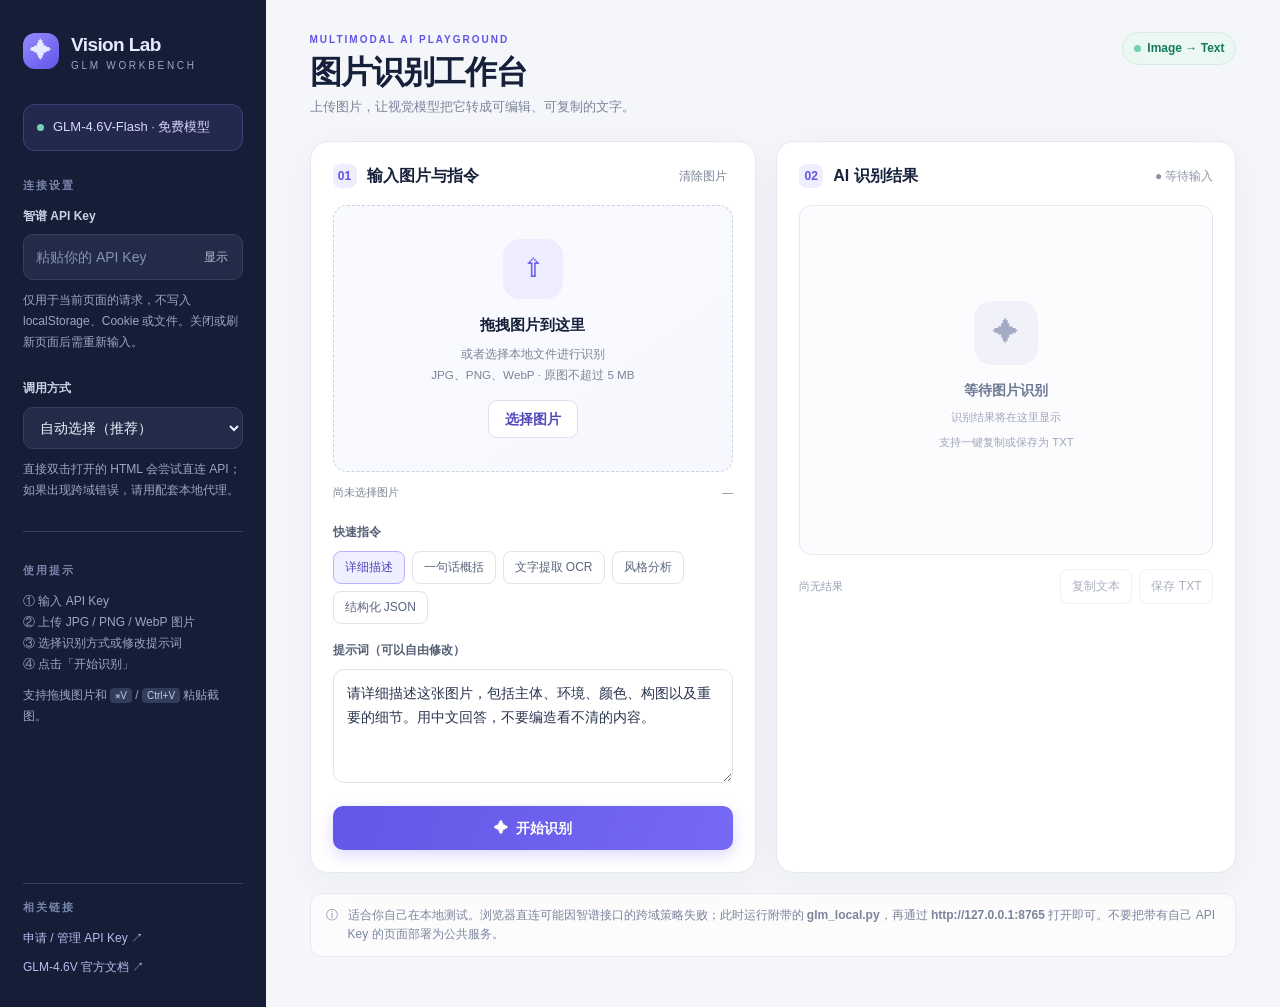
<file: 一些功能测试/GLM_图片识别工作台.html>
<!doctype html>
<html lang="zh-CN">
<head>
  <meta charset="utf-8">
  <meta name="viewport" content="width=device-width,initial-scale=1">
  <meta name="color-scheme" content="light">
  <title>GLM Vision Lab · 图片识别工作台</title>
  <style>
    :root{--bg:#f5f6fa;--surface:#fff;--text:#16203a;--muted:#7a8498;--line:#e5e8f1;--primary:#6155e8;--primary-weak:#eeeefe;--success:#15846f;--danger:#c43c57;--shadow:0 8px 35px rgba(26,39,76,.045)}
    *{box-sizing:border-box}body{margin:0;font:14px/1.6 -apple-system,BlinkMacSystemFont,"Segoe UI","PingFang SC","Microsoft YaHei",sans-serif;color:var(--text);background:var(--bg)}button,input,textarea,select{font:inherit}button{cursor:pointer}button:disabled{cursor:not-allowed;opacity:.55}button:focus-visible,input:focus-visible,textarea:focus-visible,select:focus-visible{outline:3px solid #b7b1ff;outline-offset:2px}
    .shell{display:grid;grid-template-columns:266px minmax(0,1fr);min-height:100vh}.sidebar{background:#161d36;color:#e5eaff;padding:30px 23px;display:flex;flex-direction:column;gap:26px}.brand{display:flex;align-items:center;gap:12px;margin-bottom:7px}.brandmark{display:grid;place-items:center;width:36px;height:36px;border-radius:12px;background:linear-gradient(140deg,#958aff,#6155e8);font-size:22px}.brand strong{font-size:19px;letter-spacing:-.6px}.brand small{display:block;line-height:1.1;font-size:10px;letter-spacing:2.7px;color:#9ba6c6}.navlabel{font-size:11px;color:#7886ab;font-weight:700;letter-spacing:2px;text-transform:uppercase;margin:0 0 12px}.sidechip{display:flex;gap:9px;align-items:center;background:rgba(123,119,236,.13);border:1px solid rgba(151,144,241,.23);padding:12px 13px;border-radius:12px;color:#d9d6ff;font-size:13px}.dot{height:7px;width:7px;border-radius:50%;background:#75d0af;display:inline-block;flex:none}.formlabel{display:block;margin:0 0 8px;font-weight:650;font-size:12px;color:#cad2e6}.field{width:100%;border-radius:10px;background:#222c48;border:1px solid #37415e;color:#f2f3ff;padding:11px 12px;outline:none}.field::placeholder{color:#8592b2}.field:focus{border-color:#a199ff}.keyrow{display:flex;position:relative}.keyrow input{padding-right:55px}.keyrow button{position:absolute;right:6px;top:5px;bottom:5px;background:transparent;color:#b8c0d9;border:0;font-size:12px;padding:0 9px}.sidenote{font-size:12px;color:#9ca7c4;line-height:1.75;margin:10px 0 0}.links{margin-top:auto;padding-top:15px;border-top:1px solid #35415c}.links a{display:block;color:#b3bdf0;text-decoration:none;margin-top:10px;font-size:12px}.links a:hover{text-decoration:underline}
    .workspace{min-width:0;padding:32px clamp(20px,3.4vw,62px) 50px;max-width:1600px;width:100%;margin:0 auto}.top{display:flex;align-items:flex-start;justify-content:space-between;gap:12px;margin-bottom:24px}.eyebrow{font-weight:800;letter-spacing:2px;color:var(--primary);font-size:10px;text-transform:uppercase}.top h1{font-size:clamp(24px,2.5vw,33px);letter-spacing:-1px;margin:4px 0 3px;line-height:1.3}.sub{color:var(--muted);margin:0;font-size:13px}.tag{display:inline-flex;gap:6px;align-items:center;border:1px solid #d8e8e3;background:#ebf8f2;color:#16795e;border-radius:99px;font-size:12px;font-weight:700;padding:6px 11px;white-space:nowrap}.cards{display:grid;grid-template-columns:minmax(290px,1fr) minmax(320px,1.03fr);gap:20px}.panel{border:1px solid var(--line);background:var(--surface);border-radius:18px;box-shadow:var(--shadow);min-width:0;overflow:hidden}.panelhead{padding:21px 22px 16px;display:flex;justify-content:space-between;align-items:center;gap:12px}.paneltitle{display:flex;align-items:center;gap:10px;font-size:16px;font-weight:760}.num{height:24px;width:24px;display:grid;place-items:center;border-radius:8px;background:var(--primary-weak);color:var(--primary);font-size:12px;font-weight:800}.lightlink{border:0;background:transparent;color:var(--muted);font-size:12px}.lightlink:hover{color:var(--primary)}.panelbody{padding:0 22px 22px}
    .drop{border:1.7px dashed #cbd1e6;background:linear-gradient(145deg,#fafbff,#f7f8fd);min-height:267px;border-radius:14px;display:flex;flex-direction:column;align-items:center;justify-content:center;text-align:center;padding:18px;transition:.2s;position:relative;overflow:hidden;cursor:pointer}.drop:hover,.drop.drag{border-color:#8277e9;background:#f1f0ff}.drop.hasimage{background:#f6f7fb}.uploadicon{display:grid;place-items:center;border-radius:17px;background:#eeedff;color:#6c60e9;width:60px;height:60px;font-size:26px;margin-bottom:14px}.drop strong{font-size:15px}.drop small{display:block;color:var(--muted);margin-top:6px;line-height:1.8}.drop .browse{margin-top:15px;background:white;border:1px solid #dce0ed;color:#5148bc;border-radius:9px;padding:7px 16px;font-weight:700}.preview{position:absolute;inset:0;width:100%;height:100%;object-fit:contain;background:#f0f1f7;padding:8px;display:none}.hasimage .preview{display:block}.overlay{display:none;position:absolute;bottom:10px;right:10px;background:rgba(16,26,48,.83);color:white;padding:7px 12px;border-radius:8px;font-size:12px}.hasimage .overlay{display:block}.fileinfo{display:flex;justify-content:space-between;gap:10px;margin-top:12px;font-size:11px;color:var(--muted)}.subtitle{font-size:12px;font-weight:800;color:#566077;margin:21px 0 9px}.chips{display:flex;gap:7px;flex-wrap:wrap;margin-bottom:10px}.chip{border:1px solid #e1e4ef;background:white;color:#59647d;padding:6px 11px;border-radius:8px;font-size:12px}.chip:hover,.chip.active{background:#f0efff;border-color:#b8b1ff;color:#5145bc}.prompt{resize:vertical;min-height:114px;width:100%;border:1px solid #dfe3ed;border-radius:11px;padding:12px 13px;line-height:1.7;color:#29334e;outline:none}.prompt:focus{border-color:#8d84f2}.controls{display:flex;gap:8px;margin-top:16px}.primary{background:linear-gradient(110deg,#6257e6,#7569f5);box-shadow:0 5px 15px #685cf23b;color:white;border:0;border-radius:10px;font-weight:750;min-height:44px;padding:0 18px;flex:1}.primary:hover:not(:disabled){filter:brightness(1.05)}.secondary{border:1px solid #e0e4ee;background:white;border-radius:10px;color:#55617a;font-weight:700;padding:0 15px}.status{display:flex;gap:8px;align-items:center;color:#8c95a6;font-size:12px}.status.running{color:#6860c5}.status.good{color:var(--success)}.status.bad{color:var(--danger)}.result{border:1px solid #e4e7ef;border-radius:12px;min-height:350px;background:#fcfcff;padding:17px 18px;white-space:pre-wrap;overflow-wrap:anywhere;color:#29334e;line-height:1.9;font-size:13.5px;max-height:590px;overflow:auto}.empty{min-height:310px;display:flex;flex-direction:column;align-items:center;justify-content:center;text-align:center;gap:12px;color:#9da6ba}.empty .eicon{display:grid;place-items:center;background:#f1f2f9;border-radius:18px;width:64px;height:64px;font-size:26px;color:#a5abc5}.resactions{display:flex;align-items:center;justify-content:space-between;margin-top:14px;gap:10px}.btnrow{display:flex;gap:7px}.smallbutton{background:white;border:1px solid #e0e4ed;border-radius:8px;padding:7px 11px;color:#66718b;font-size:12px}.smallbutton:hover{color:var(--primary);border-color:#c9c3ff}.outputstats{color:#98a1b3;font-size:11px}.foot{margin-top:20px;display:flex;align-items:flex-start;gap:10px;color:#7b859d;font-size:12px;border:1px solid #e6e9f1;border-radius:12px;padding:12px 15px;background:rgba(255,255,255,.7)}.spinner{width:15px;height:15px;display:inline-block;border:2px solid #ddd8ff;border-top-color:white;border-radius:50%;animation:spin .8s linear infinite;vertical-align:middle;margin-right:8px}@keyframes spin{to{transform:rotate(360deg)}}.toast{position:fixed;bottom:24px;right:25px;max-width:min(410px,90vw);padding:12px 18px;color:white;background:#202843;box-shadow:0 9px 35px #10172c33;border-radius:11px;display:none;z-index:90;white-space:pre-wrap}.toast.visible{display:block}.method{width:100%;color:#f0f2ff}.divider{height:1px;background:#35415c;margin:4px 0}.tiny{font-size:11px;color:#7f8ba7}.errorText{color:#bd3452}.helpnote{margin-top:8px;color:#93a0be;font-size:11px}.kbd{background:#323d5e;border-radius:4px;padding:2px 5px;color:#c1c8e3;font-size:10px}
    @media(max-width:1060px){.shell{grid-template-columns:220px minmax(0,1fr)}.sidebar{padding:26px 18px}.cards{grid-template-columns:1fr}.result{min-height:265px}}@media(max-width:700px){.shell{display:block}.sidebar{padding:18px;gap:14px}.sidebar .links{display:none}.workspace{padding:22px 14px 36px}.top{align-items:start}.tag{font-size:10px}.panelhead{padding:17px 16px 14px}.panelbody{padding:0 16px 16px}.drop{min-height:220px}}
  </style>
</head>
<body>
<div class="shell">
  <aside class="sidebar">
    <div class="brand"><span class="brandmark">✦</span><div><strong>Vision Lab</strong><small>GLM WORKBENCH</small></div></div>
    <div class="sidechip"><span class="dot"></span><span>GLM-4.6V-Flash · 免费模型</span></div>
    <div>
      <p class="navlabel">连接设置</p>
      <label class="formlabel" for="apiKey">智谱 API Key</label>
      <div class="keyrow"><input class="field" id="apiKey" type="password" spellcheck="false" autocomplete="off" placeholder="粘贴你的 API Key"><button type="button" id="toggleKey">显示</button></div>
      <p class="sidenote">仅用于当前页面的请求，不写入 localStorage、Cookie 或文件。关闭或刷新页面后需重新输入。</p>
    </div>
    <div>
      <label class="formlabel" for="mode">调用方式</label>
      <select class="field method" id="mode">
        <option value="auto">自动选择（推荐）</option>
        <option value="direct">浏览器直连 · 纯 HTML</option>
        <option value="proxy">本地代理 · 更稳定</option>
      </select>
      <p class="sidenote" id="modeHint"></p>
    </div>
    <div class="divider"></div>
    <div>
      <p class="navlabel">使用提示</p>
      <p class="sidenote">① 输入 API Key<br>② 上传 JPG / PNG / WebP 图片<br>③ 选择识别方式或修改提示词<br>④ 点击「开始识别」</p>
      <p class="sidenote">支持拖拽图片和 <span class="kbd">⌘V</span> / <span class="kbd">Ctrl+V</span> 粘贴截图。</p>
    </div>
    <div class="links"><p class="navlabel">相关链接</p><a target="_blank" rel="noopener noreferrer" href="https://www.bigmodel.cn/usercenter/proj-mgmt/apikeys">申请 / 管理 API Key ↗</a><a target="_blank" rel="noopener noreferrer" href="https://docs.bigmodel.cn/cn/guide/models/vlm/glm-4.6v">GLM-4.6V 官方文档 ↗</a></div>
  </aside>
  <main class="workspace">
    <header class="top"><div><div class="eyebrow">MULTIMODAL AI PLAYGROUND</div><h1>图片识别工作台</h1><p class="sub">上传图片，让视觉模型把它转成可编辑、可复制的文字。</p></div><span class="tag"><span class="dot"></span> Image → Text</span></header>
    <section class="cards">
      <div class="panel">
        <div class="panelhead"><div class="paneltitle"><span class="num">01</span> 输入图片与指令</div><button class="lightlink" id="clearImage" type="button">清除图片</button></div>
        <div class="panelbody">
          <div class="drop" id="drop" role="button" tabindex="0" aria-label="上传图片"><div class="uploadicon">⇧</div><strong>拖拽图片到这里</strong><small>或者选择本地文件进行识别<br>JPG、PNG、WebP · 原图不超过 5 MB</small><button type="button" class="browse" id="browse">选择图片</button><img class="preview" id="preview" alt="上传图片预览"><span class="overlay">点击替换图片</span></div>
          <input id="fileInput" type="file" accept="image/jpeg,image/png,image/webp,.jpg,.jpeg,.png,.webp" hidden>
          <div class="fileinfo"><span id="fileName">尚未选择图片</span><span id="fileSize">—</span></div>
          <div class="subtitle">快速指令</div>
          <div class="chips" id="chips">
            <button type="button" class="chip active" data-preset="describe">详细描述</button><button type="button" class="chip" data-preset="brief">一句话概括</button><button type="button" class="chip" data-preset="ocr">文字提取 OCR</button><button type="button" class="chip" data-preset="style">风格分析</button><button type="button" class="chip" data-preset="json">结构化 JSON</button>
          </div>
          <label class="subtitle" style="display:block;margin-top:17px" for="prompt">提示词（可以自由修改）</label>
          <textarea class="prompt" id="prompt">请详细描述这张图片，包括主体、环境、颜色、构图以及重要的细节。用中文回答，不要编造看不清的内容。</textarea>
          <div class="controls"><button class="primary" type="button" id="run">✦ &nbsp;开始识别</button><button class="secondary" type="button" id="cancel" hidden>取消</button></div>
        </div>
      </div>
      <div class="panel">
        <div class="panelhead"><div class="paneltitle"><span class="num">02</span> AI 识别结果</div><span class="status" id="status">● 等待输入</span></div>
        <div class="panelbody">
          <div class="result" id="result" aria-live="polite"><div class="empty"><div class="eicon">✦</div><div><strong style="color:#6d7893;font-size:14px">等待图片识别</strong><br><small>识别结果将在这里显示<br>支持一键复制或保存为 TXT</small></div></div></div>
          <div class="resactions"><span class="outputstats" id="outputStats">尚无结果</span><div class="btnrow"><button class="smallbutton" type="button" id="copy" disabled>复制文本</button><button class="smallbutton" type="button" id="download" disabled>保存 TXT</button></div></div>
        </div>
      </div>
    </section>
    <div class="foot">ⓘ <span>适合你自己在本地测试。浏览器直连可能因智谱接口的跨域策略失败；此时运行附带的 <b>glm_local.py</b>，再通过 <b>http://127.0.0.1:8765</b> 打开即可。不要把带有自己 API Key 的页面部署为公共服务。</span></div>
  </main>
</div>
<div id="toast" class="toast" role="status"></div>
<script>
(()=>{
  'use strict';
  const ENDPOINT='https://open.bigmodel.cn/api/paas/v4/chat/completions';
  const $=id=>document.getElementById(id);
  const PRESETS={
    describe:'请详细描述这张图片，包括主体、环境、颜色、构图以及重要的细节。用中文回答，不要编造看不清的内容。',
    brief:'请用一句简洁、准确的中文概括这张图片最重要的内容。',
    ocr:'请识别并完整转写图片中的文字，尽量保持原始段落、数字、标点与顺序。对于不清晰的文字，用【无法辨认】标记，不要猜测。',
    style:'请分析这张图片的视觉风格，包括色彩搭配、构图、光照、质感、艺术流派、氛围和可以复现的视觉关键词。',
    json:'请识别图片，并仅返回合法 JSON，字段包括：summary（简短描述）、objects（可见物体数组）、colors（主要颜色数组）、scene（场景）、text（图中可读文字）。不要添加代码围栏或解释。'
  };
  let file=null,controller=null,resultText='',imageURL=null,toaster=null;
  const isLocalServer=location.hostname==='127.0.0.1'||location.hostname==='localhost';
  $('modeHint').textContent=isLocalServer?'已检测到本地服务。默认通过代理请求 API。':'直接双击打开的 HTML 会尝试直连 API；如果出现跨域错误，请用配套本地代理。';
  $('toggleKey').addEventListener('click',()=>{const el=$('apiKey');el.type=el.type==='password'?'text':'password';$('toggleKey').textContent=el.type==='password'?'显示':'隐藏'});
  function toast(msg){clearTimeout(toaster);const t=$('toast');t.textContent=msg;t.classList.add('visible');toaster=setTimeout(()=>t.classList.remove('visible'),3500)}
  function sizeFormat(bytes){return bytes<1024*1024?(bytes/1024).toFixed(1)+' KB':(bytes/1024/1024).toFixed(2)+' MB'}
  function setStatus(msg,kind=''){const el=$('status');el.textContent='● '+msg;el.className='status '+kind}
  function setResult(text,error=false){resultText=error?'':text;const el=$('result');el.textContent=text;el.classList.toggle('errorText',error);$('copy').disabled=!resultText;$('download').disabled=!resultText;$('outputStats').textContent=error?'调用失败':resultText?`约 ${resultText.length} 字符`:'尚无结果'}
  function clearFile(){if(imageURL)URL.revokeObjectURL(imageURL);imageURL=null;file=null;$('preview').removeAttribute('src');$('drop').classList.remove('hasimage');$('fileInput').value='';$('fileName').textContent='尚未选择图片';$('fileSize').textContent='—'}
  $('clearImage').addEventListener('click',clearFile);
  $('browse').addEventListener('click',e=>{e.stopPropagation();$('fileInput').click()});
  $('drop').addEventListener('click',()=>$('fileInput').click());
  $('drop').addEventListener('keydown',e=>{if(e.key==='Enter'||e.key===' '){e.preventDefault();$('fileInput').click()}});
  for(const evt of ['dragenter','dragover'])$('drop').addEventListener(evt,e=>{e.preventDefault();$('drop').classList.add('drag')});
  for(const evt of ['dragleave','drop'])$('drop').addEventListener(evt,e=>{e.preventDefault();$('drop').classList.remove('drag')});
  $('drop').addEventListener('drop',e=>{const f=Array.from(e.dataTransfer?.files||[]).find(f=>f.type.startsWith('image/'));if(f)chooseFile(f)});
  $('fileInput').addEventListener('change',e=>{if(e.target.files[0])chooseFile(e.target.files[0])});
  window.addEventListener('paste',e=>{const img=Array.from(e.clipboardData?.items||[]).find(i=>i.type.startsWith('image/'));if(img){const f=img.getAsFile();if(f){e.preventDefault();chooseFile(f);toast('已从剪贴板粘贴图片')}}});
  async function chooseFile(f){
    if(!['image/jpeg','image/png','image/webp'].includes(f.type)){toast('请选择 JPG、PNG 或 WebP 图片');return}
    if(f.size>5*1024*1024){toast('图片超过 5 MB，请先压缩或缩小图片后再上传');return}
    clearFile();file=f;imageURL=URL.createObjectURL(f);$('preview').src=imageURL;$('drop').classList.add('hasimage');$('fileName').textContent=f.name||'粘贴的图片';$('fileSize').textContent=sizeFormat(f.size);setStatus('图片已就绪');
  }
  document.querySelectorAll('[data-preset]').forEach(btn=>btn.addEventListener('click',()=>{document.querySelectorAll('[data-preset]').forEach(b=>b.classList.remove('active'));btn.classList.add('active');$('prompt').value=PRESETS[btn.dataset.preset]}));
  $('prompt').addEventListener('input',()=>document.querySelectorAll('[data-preset]').forEach(b=>b.classList.remove('active')));
  function readAsDataURL(f){return new Promise((resolve,reject)=>{const r=new FileReader();r.onload=()=>resolve(r.result);r.onerror=()=>reject(new Error('读取图片失败'));r.readAsDataURL(f)})}
  async function getImageData(f){
    if(f.type!=='image/webp')return readAsDataURL(f);
    const img=await createImageBitmap(f);try{const canvas=document.createElement('canvas');canvas.width=img.width;canvas.height=img.height;const ctx=canvas.getContext('2d');ctx.fillStyle='#fff';ctx.fillRect(0,0,img.width,img.height);ctx.drawImage(img,0,0);return canvas.toDataURL('image/jpeg',.9)}finally{img.close()}
  }
  function renderThinking(){const el=$('result');el.classList.remove('errorText');el.textContent='正在上传图片并等待 GLM 返回结果…\n\n免费模型在繁忙时可能需要稍长时间。';$('outputStats').textContent='正在识别';$('copy').disabled=true;$('download').disabled=true;resultText=''}
  function apiMessage(data){if(typeof data?.choices?.[0]?.message?.content==='string')return data.choices[0].message.content;if(Array.isArray(data?.choices?.[0]?.message?.content))return data.choices[0].message.content.filter(x=>x.type==='text').map(x=>x.text).join('\n');if(typeof data?.output?.text==='string')return data.output.text;return ''}
  $('cancel').addEventListener('click',()=>controller?.abort());
  $('run').addEventListener('click',async()=>{
    const key=$('apiKey').value.trim();const prompt=$('prompt').value.trim();
    if(!key){toast('请先输入 API Key');$('apiKey').focus();return}
    if(!file){toast('请先上传一张图片');return}
    if(!prompt){toast('请输入识别指令');return}
    controller=new AbortController();$('run').disabled=true;$('run').innerHTML='<span class="spinner"></span>识别中…';$('cancel').hidden=false;renderThinking();setStatus('识别中','running');
    try{
      let imgData=await getImageData(file);if(controller.signal.aborted)throw new DOMException('Aborted','AbortError');
      if(imgData.length>7.5*1024*1024)throw new Error('转换后的图片数据过大，请压缩后再试');
      const payload={model:'glm-4.6v-flash',messages:[{role:'user',content:[{type:'image_url',image_url:{url:imgData}},{type:'text',text:prompt}]}],max_tokens:2048,stream:false,thinking:{type:'disabled'}};
      const selected=$('mode').value;const useProxy=selected==='proxy'||(selected==='auto'&&isLocalServer);
      const url=useProxy?'/api/analyze':ENDPOINT;
      const headers={'Content-Type':'application/json'};
      const body=useProxy?{api_key:key,payload}:payload;
      if(!useProxy)headers.Authorization=`Bearer ${key}`;
      const response=await fetch(url,{method:'POST',headers,body:JSON.stringify(body),signal:controller.signal});
      const raw=await response.text();let data;try{data=JSON.parse(raw)}catch{throw new Error(`接口返回了无法解析的数据（HTTP ${response.status}）`)}
      if(!response.ok){const msg=data?.error?.message||data?.message||data?.msg||JSON.stringify(data).slice(0,500);throw new Error(`HTTP ${response.status}：${msg}`)}
      const output=apiMessage(data);if(!output)throw new Error('接口调用成功，但没有解析到识别文本。响应摘要：'+JSON.stringify(data).slice(0,450));
      setResult(output);setStatus('识别完成','good');toast('图片识别成功');
    }catch(err){if(err.name==='AbortError'){setResult('请求已取消。',true);setStatus('已取消')}else{let msg=String(err.message||err);if(err instanceof TypeError&&/fetch|network|failed/i.test(msg)){msg='网络请求失败。若正在使用“浏览器直连”，很可能是 CORS 跨域限制：请在同一文件夹运行 python3 glm_local.py，打开 http://127.0.0.1:8765 后重试。也请检查网络是否能访问智谱接口。'}setResult('识别失败\n\n'+msg,true);setStatus('请求失败','bad');toast('识别失败，请查看右侧错误说明')}}finally{controller=null;$('run').disabled=false;$('run').textContent='✦  开始识别';$('cancel').hidden=true}
  });
  $('copy').addEventListener('click',async()=>{if(!resultText)return;try{await navigator.clipboard.writeText(resultText);toast('结果已复制到剪贴板')}catch{const t=document.createElement('textarea');t.value=resultText;document.body.appendChild(t);t.select();document.execCommand('copy');t.remove();toast('结果已复制')}});
  $('download').addEventListener('click',()=>{if(!resultText)return;const b=new Blob([resultText],{type:'text/plain;charset=utf-8'});const url=URL.createObjectURL(b);const a=document.createElement('a');a.href=url;a.download='GLM识别结果_'+new Date().toISOString().slice(0,10)+'.txt';document.body.append(a);a.click();a.remove();setTimeout(()=>URL.revokeObjectURL(url),1000)});
})();
</script>
</body>
</html>
</file>
